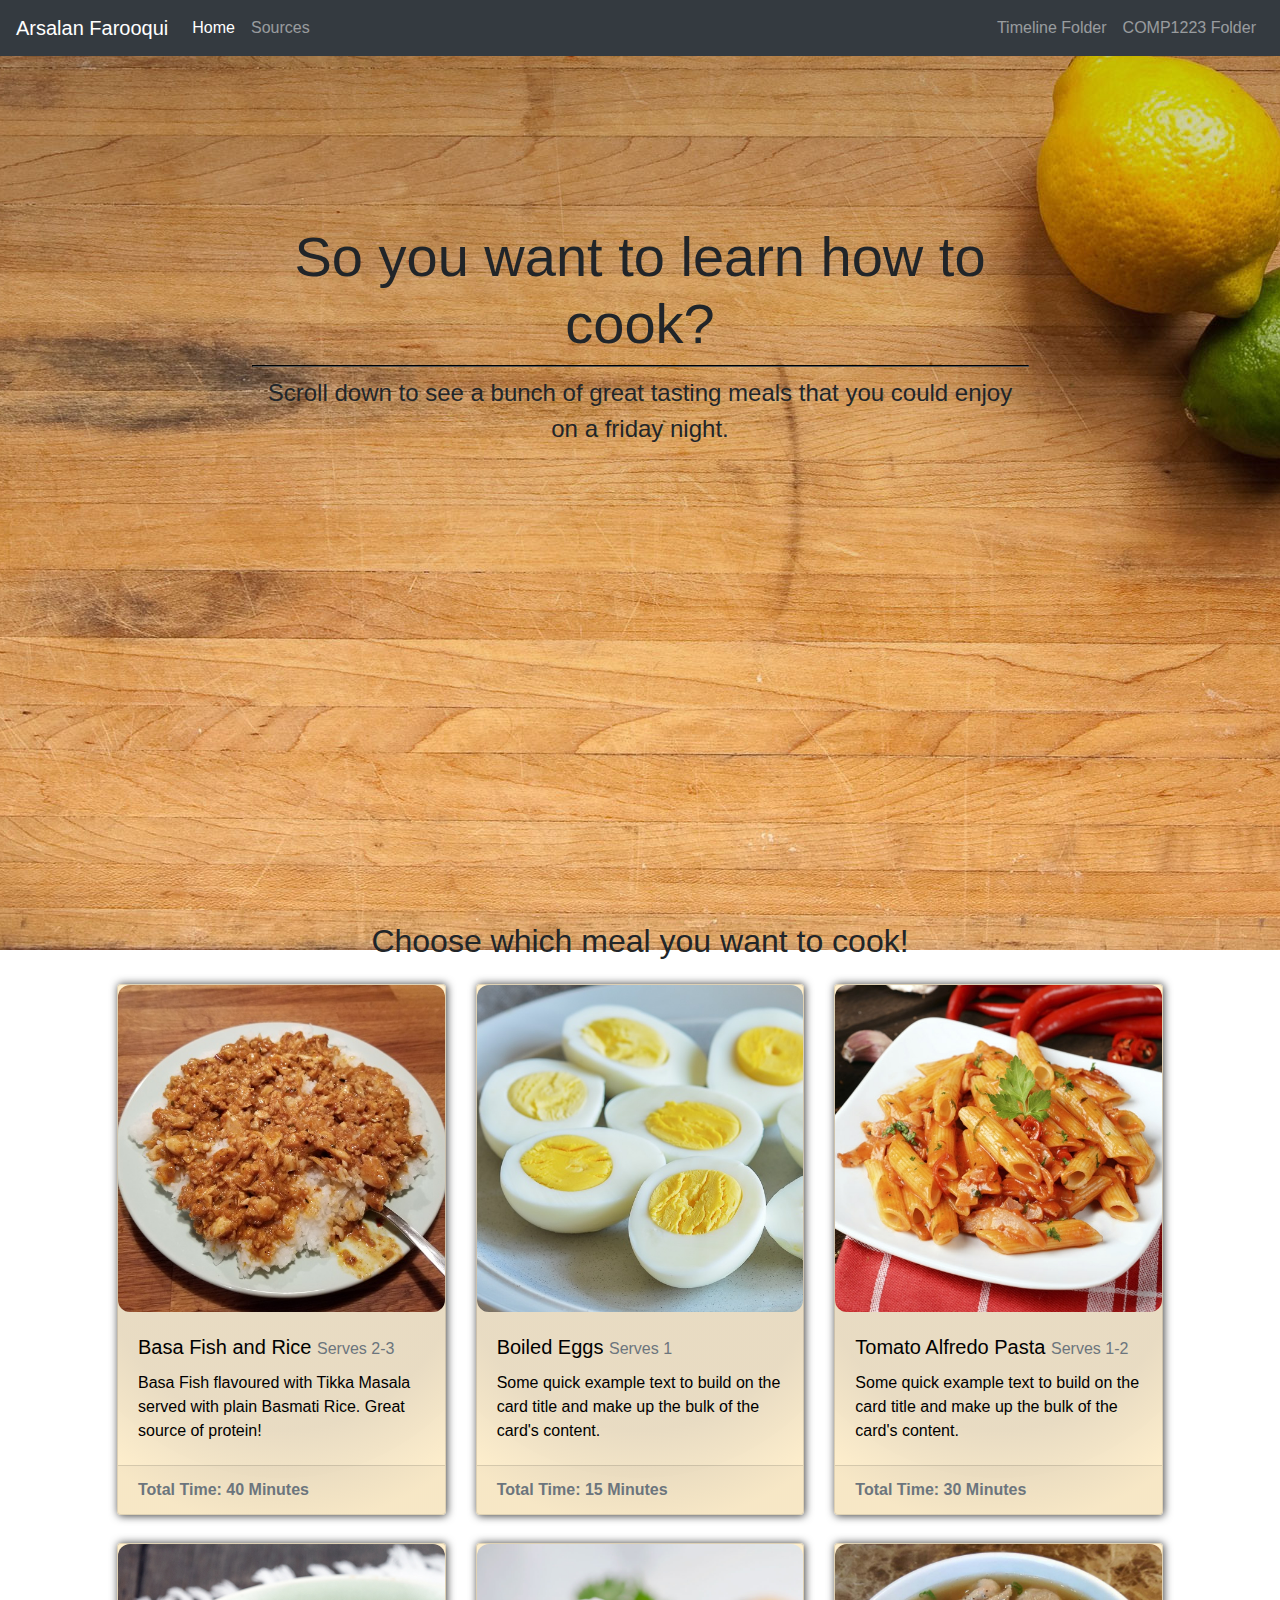
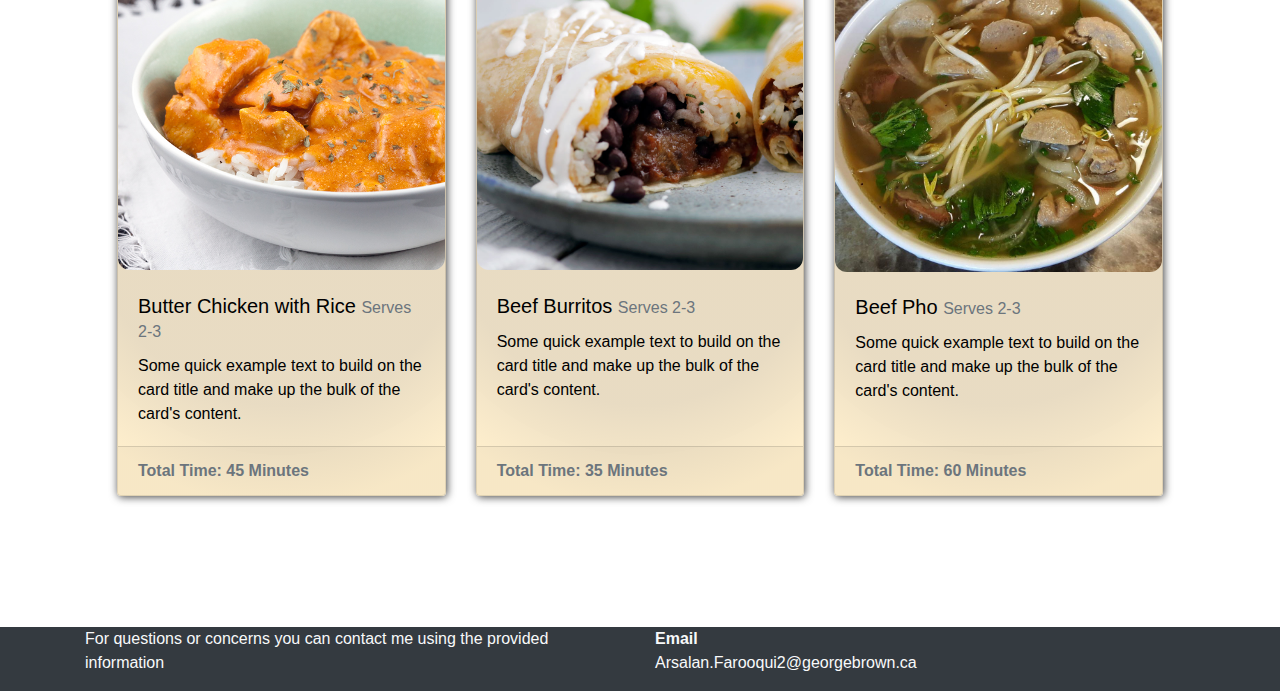
<file: index.html>
<!DOCTYPE html>
<html lang="en">
<head>
    <meta charset="UTF-8">
    <title>Friday Night Comfort Food</title>
    <link rel = "stylesheet" type = "text/css" href = "css/bootstrap.css">
    <link rel = "stylesheet" type = "text/css" href = "css/style.css">
</head>
<body>
<!-- Navigation -->
<nav class="navbar navbar-expand-lg navbar-dark bg-dark fixed-top">
    <a class="navbar-brand" href="#">Arsalan Farooqui</a>
    <button class="navbar-toggler" type="button" data-toggle="collapse"
            data-target="#navbarNav" aria-controls="navbarNav" aria-expanded="false" aria-label="Toggle navigation">
        <span class="navbar-toggler-icon"></span>
    </button>

    <div class="collapse navbar-collapse" id="navbarNav">
        <ul class="navbar-nav mr-auto">
            <li class="nav-item">
                <a class="nav-link active" href="index.html">Home</a>
            </li>
            <li class="nav-item">
                <a class="nav-link" href="sources.html">Sources</a>
            </li>
        </ul>
        <ul class="navbar-nav ml-auto">
            <li class="nav-item">
                <a class="nav-link" href="#">Timeline Folder</a>
            </li>
            <li class="nav-item">
                <a class="nav-link" href="#">COMP1223 Folder</a>
            </li>
        </ul>
    </div>
</nav>
<!-- End of Navigation -->

<!--Landing Page Screen -->
<header class="intro">
    <div class="container">
        <div class=" landingtext">
            <div>
            <h1 class="display-4">So you want to learn how to cook?</h1>
                <hr>
            <p class="lead">Scroll down to see a bunch of great tasting meals that you could enjoy on a friday night.</p>
            </div>
        </div>
    </div>
</header>
<!-- End of Landing Page Screen -->

<!-- Main Content -->
<article class="container">
    <div class="jumbotron">
        <h2 class="text-center">Choose which meal you want to cook!</h2>
        <div class="row">
            <div class="col-sm-6 col-md-4">
                 <div class="card">
                     <a href="fish.html" class="fade"><img class="card-img-top" src="img/preview1.jpg" alt="Card image cap"></a>
                <div class="card-body">
                    <h5 class="card-title">Basa Fish and Rice
                        <small class="text-muted">Serves 2-3</small>
                    </h5>
                    <p class="card-text">
                        Basa Fish flavoured with Tikka Masala served with plain Basmati Rice. Great source of protein!
                    </p>
                </div>
                     <div class="card-footer text-muted">
                         <b>Total Time: 40 Minutes</b>
                     </div>
                </div>
            </div>

            <div class="col-sm-6 col-md-4">
                <div class="card">
                <img class="card-img-top" src="img/preview2.jpg" alt="Card image cap">
                <div class="card-body">
                    <h5 class="card-title">Boiled Eggs
                        <small class="text-muted">Serves 1</small>
                    </h5>
                    <p class="card-text">Some quick example text to build on the card title and make up the bulk of the card's content.</p>
                </div>
                    <div class="card-footer text-muted">
                        <b>Total Time: 15 Minutes</b>
                    </div>
                </div>
            </div>

            <div class="col-sm-6 col-md-4">
                <div class="card">
                <img class="card-img-top" src="img/preview3.jpg" alt="Card image cap">
                <div class="card-body">
                    <h5 class="card-title">Tomato Alfredo Pasta
                        <small class="text-muted">Serves 1-2</small>
                    </h5>
                    <p class="card-text">Some quick example text to build on the card title and make up the bulk of the card's content.</p>
                </div>
                    <div class="card-footer text-muted">
                        <b>Total Time: 30 Minutes</b>
                    </div>
                </div>
            </div>

            <div class="col-sm-6 col-md-4">
                <div class="card">
                    <img class="card-img-top" src="img/preview4.jpg" alt="Card image cap">
                    <div class="card-body">
                        <h5 class="card-title">Butter Chicken with Rice
                            <small class="text-muted">Serves 2-3</small>
                        </h5>
                        <p class="card-text">Some quick example text to build on the card title and make up the bulk of the card's content.</p>
                    </div>
                    <div class="card-footer text-muted">
                        <b>Total Time: 45 Minutes</b>
                    </div>
                </div>
            </div>

            <div class="col-sm-6 col-md-4">
                <div class="card">
                    <img class="card-img-top" src="img/preview5.jpg" alt="Card image cap">
                    <div class="card-body">
                        <h5 class="card-title">Beef Burritos
                            <small class="text-muted">Serves 2-3</small>
                        </h5>
                        <p class="card-text">Some quick example text to build on the card title and make up the bulk of the card's content.</p>
                    </div>
                    <div class="card-footer text-muted">
                        <b>Total Time: 35 Minutes</b>
                    </div>
                </div>
            </div>

            <div class="col-sm-6 col-md-4">
                <div class="card">
                    <img class="card-img-top" src="img/preview6.jpg" alt="Card image cap">
                    <div class="card-body">
                        <h5 class="card-title">Beef Pho
                            <small class="text-muted">Serves 2-3</small>
                        </h5>
                        <p class="card-text">Some quick example text to build on the card title and make up the bulk of the card's content.</p>
                    </div>
                    <div class="card-footer text-muted">
                        <b>Total Time: 60 Minutes</b>
                    </div>
                </div>
            </div>

            </div>
        </div>
    </article>
</div>
<!-- End of Main Content -->

<!-- Footer -->
<footer class="bg-dark">
    <div class="container">
    <div class="row">
        <div class="col-sm-6">
            <p>For questions or concerns you can contact me using the provided information</p>
        </div>
        <div class="col-sm-6">
        <ul class="list-unstyled">
            <li><b>Email</b></li>
        <li>Arsalan.Farooqui2@georgebrown.ca</li>
        </ul>
        </div>
    </div>
    </div>
</footer>
<!-- End of Footer -->


<script src="https://code.jquery.com/jquery-3.2.1.slim.min.js" integrity="sha384-KJ3o2DKtIkvYIK3UENzmM7KCkRr/rE9/Qpg6aAZGJwFDMVNA/GpGFF93hXpG5KkN" crossorigin="anonymous"></script>
<script src="https://cdnjs.cloudflare.com/ajax/libs/popper.js/1.12.9/umd/popper.min.js" integrity="sha384-ApNbgh9B+Y1QKtv3Rn7W3mgPxhU9K/ScQsAP7hUibX39j7fakFPskvXusvfa0b4Q" crossorigin="anonymous"></script>
<script src="https://maxcdn.bootstrapcdn.com/bootstrap/4.0.0/js/bootstrap.min.js" integrity="sha384-JZR6Spejh4U02d8jOt6vLEHfe/JQGiRRSQQxSfFWpi1MquVdAyjUar5+76PVCmYl" crossorigin="anonymous"></script>
</body>
</html>
</file>
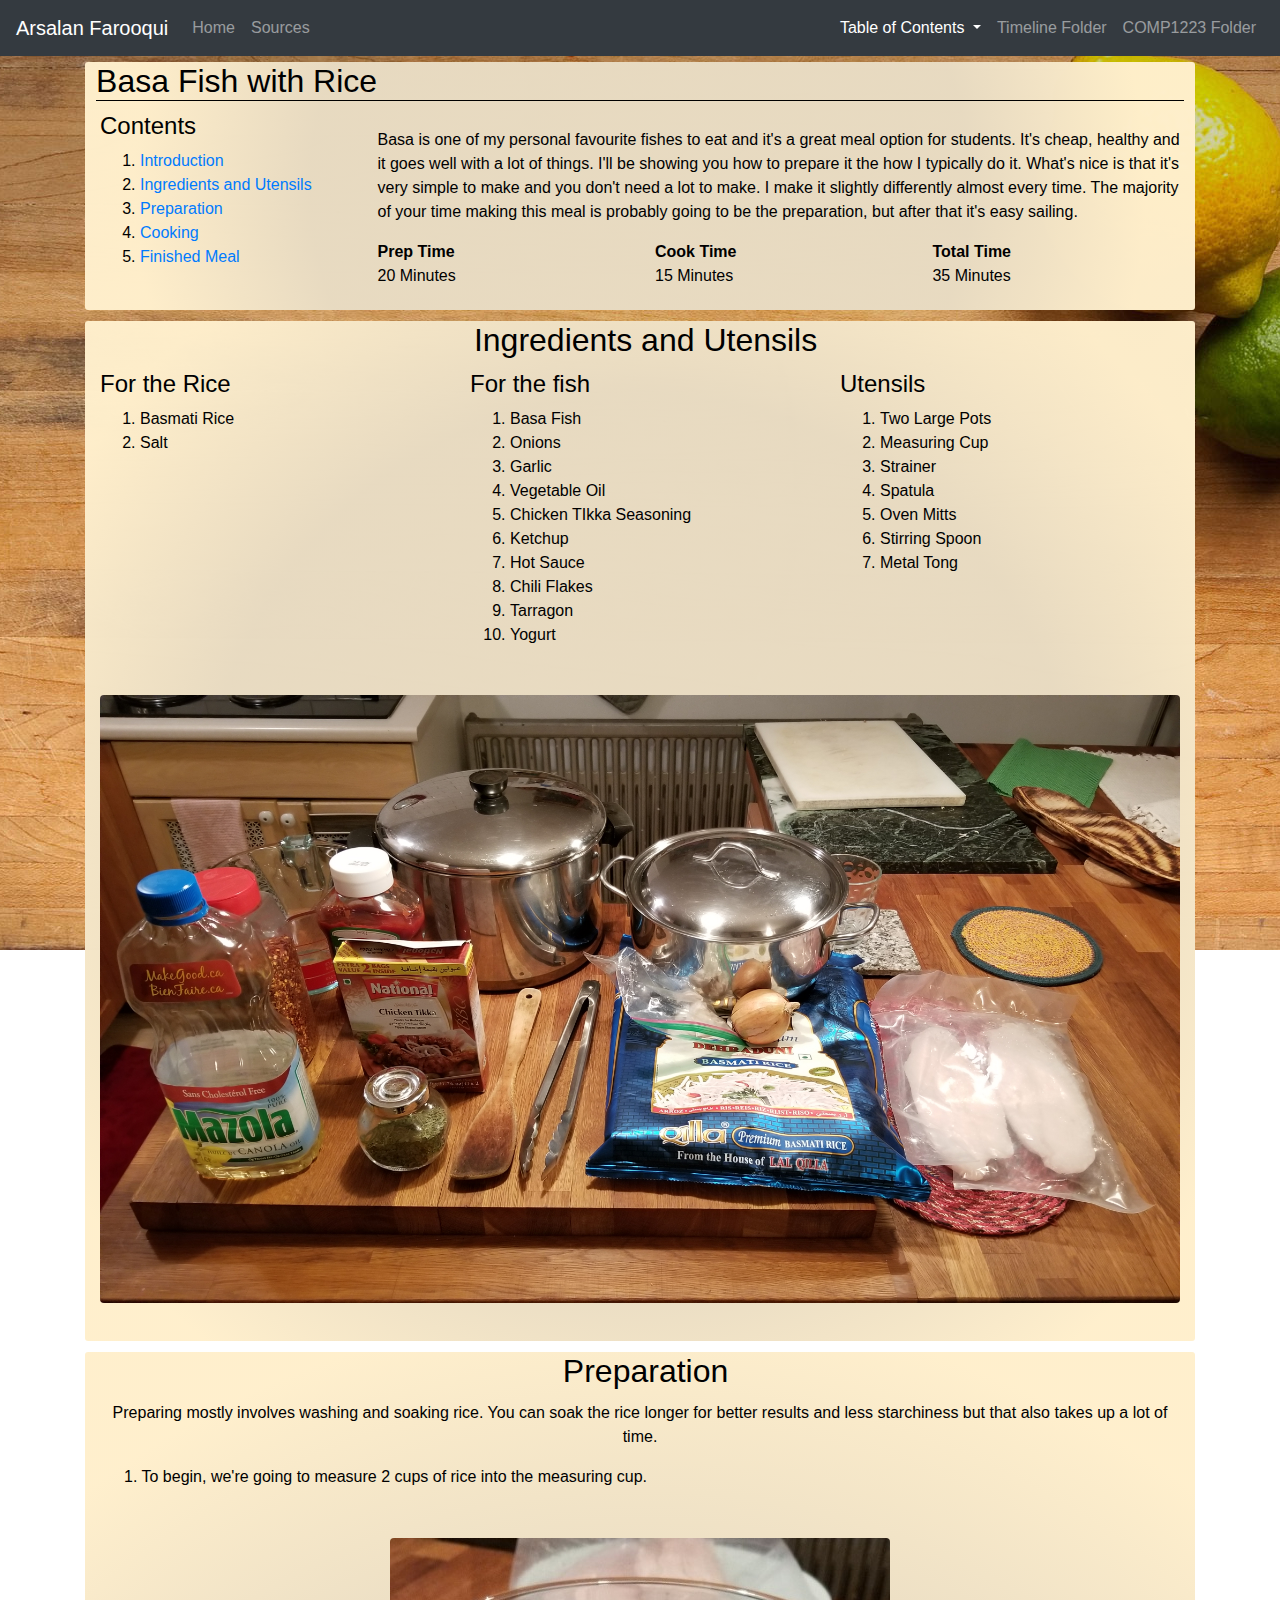
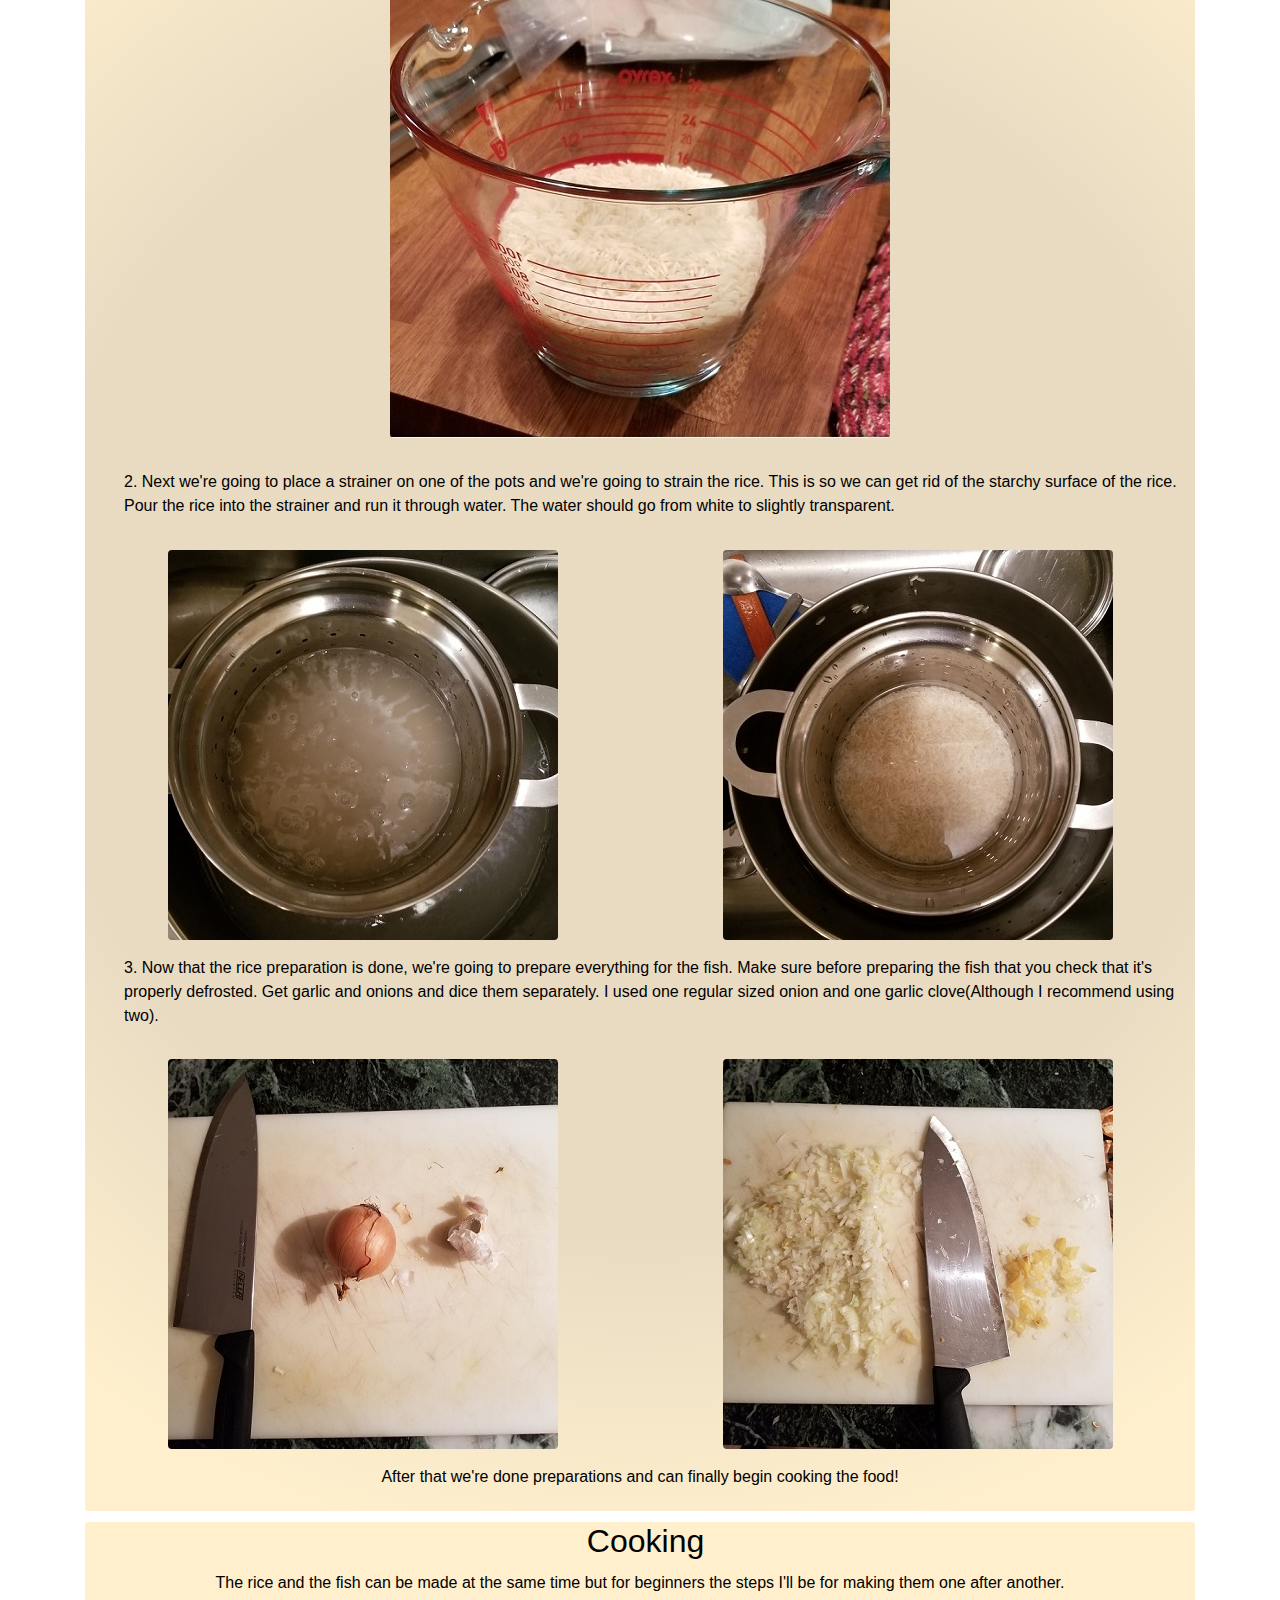
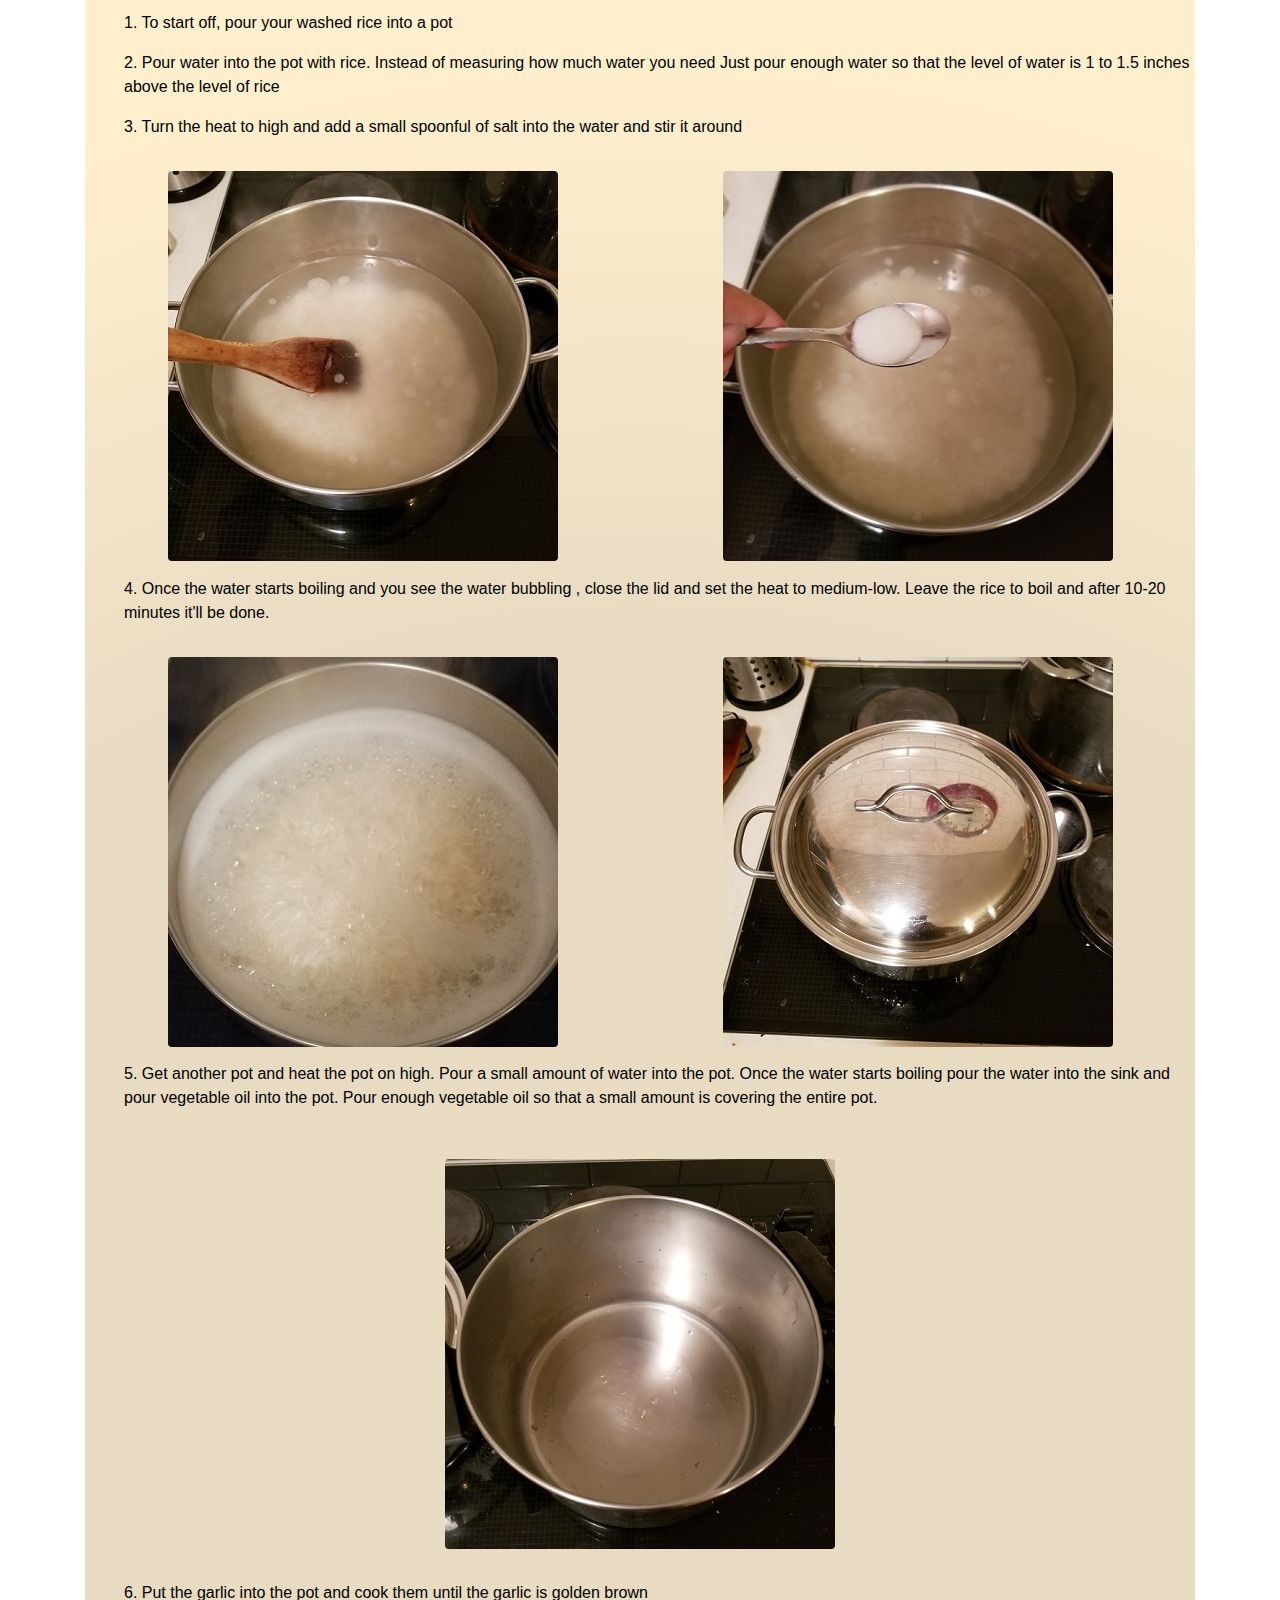
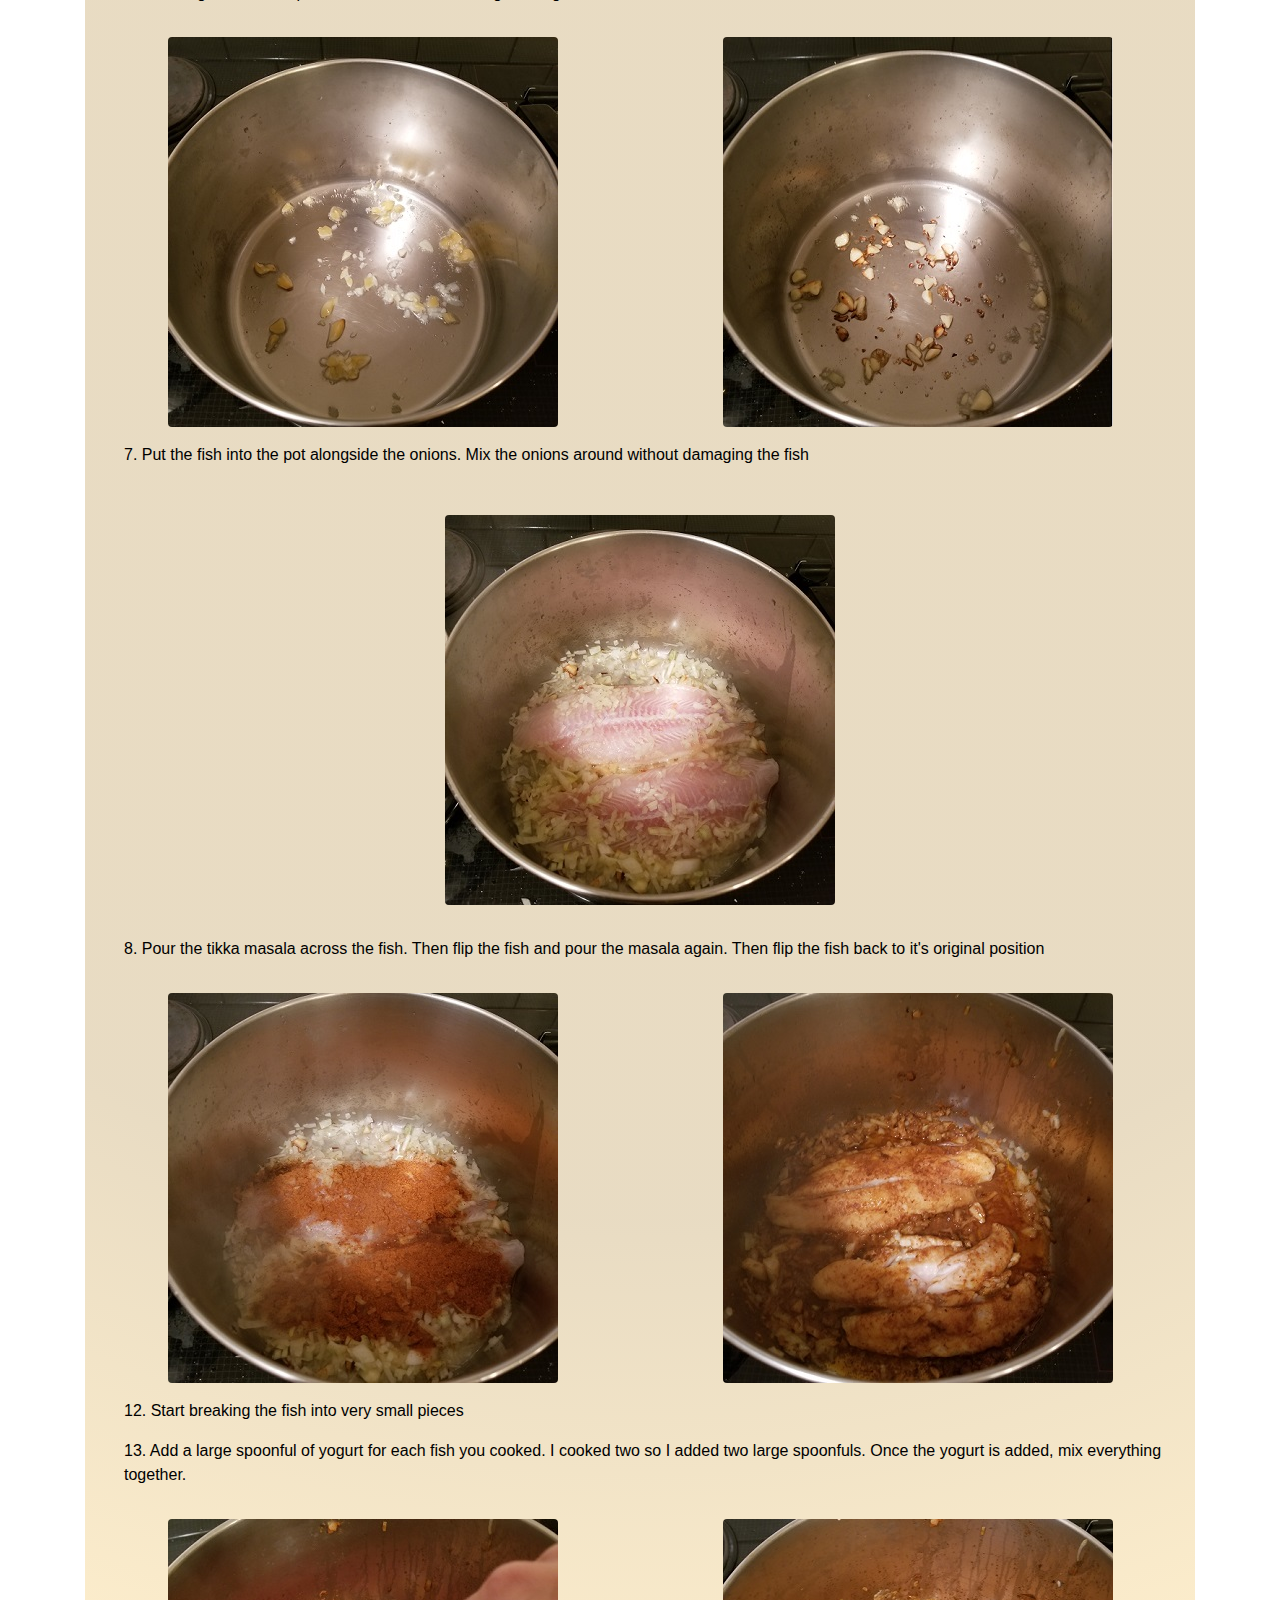
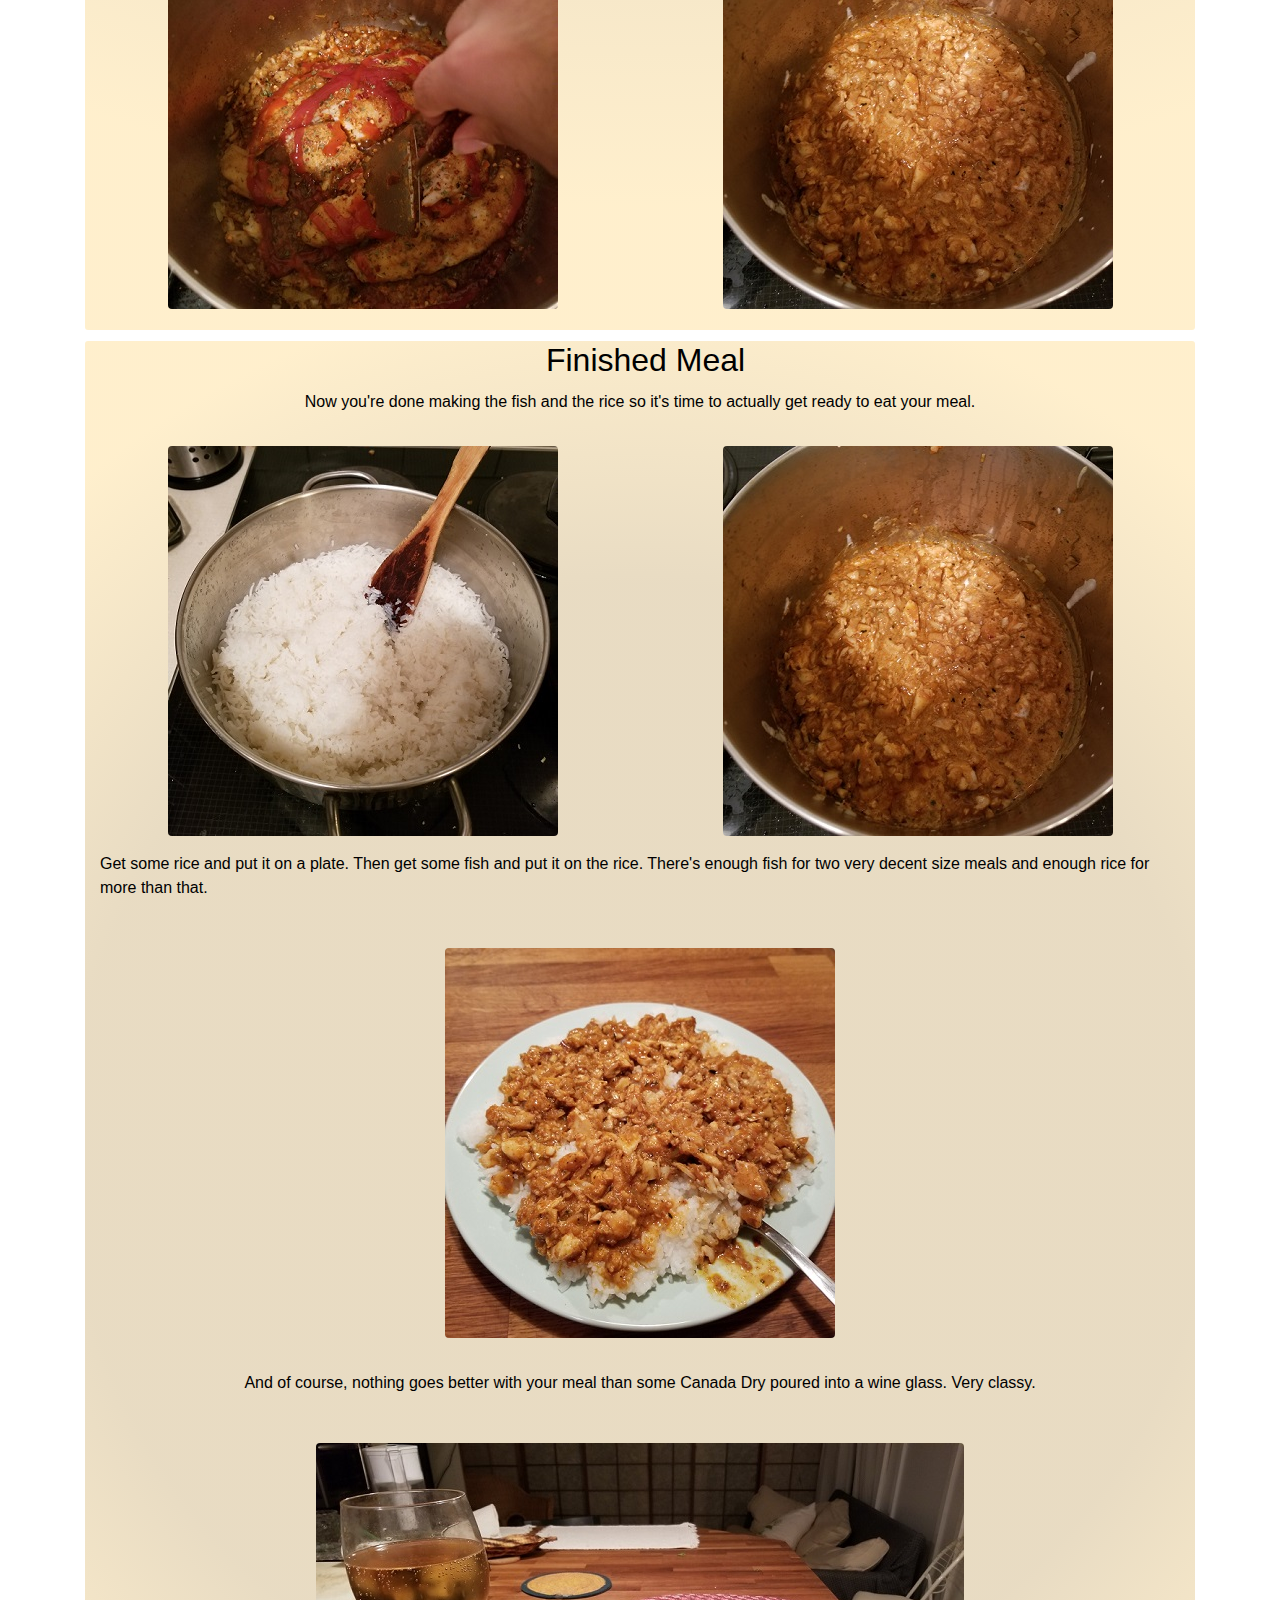
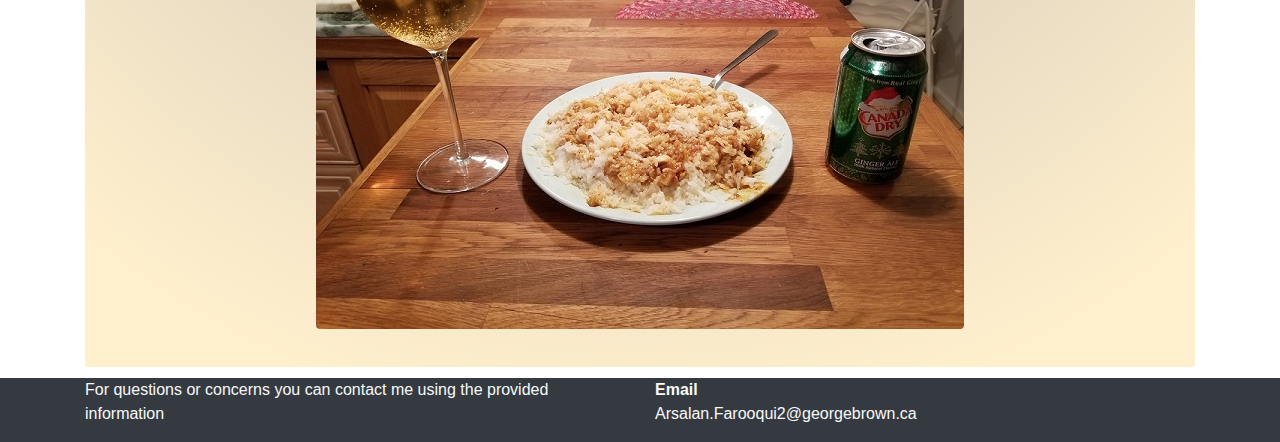
<file: fish.html>
<!DOCTYPE html>
<html lang="en">
<head>
    <meta charset="UTF-8">
    <title>Basa Fish with Rice</title>

    <link rel = "stylesheet" type = "text/css" href = "css/bootstrap.css">
    <link rel = "stylesheet" type = "text/css" href = "css/style.css">
</head>
<body>
<!-- Navigation Bar -->
<nav class="navbar navbar-expand-lg navbar-dark bg-dark fixed-top">
    <a class="navbar-brand" href="#">Arsalan Farooqui</a>
    <button class="navbar-toggler" type="button" data-toggle="collapse"
            data-target="#navbarNav" aria-controls="navbarNav" aria-expanded="false" aria-label="Toggle navigation">
        <span class="navbar-toggler-icon"></span>
    </button>

    <div class="collapse navbar-collapse" id="navbarNav">
        <ul class="navbar-nav mr-auto">
            <li class="nav-item">
                <a class="nav-link" href="index.html">Home</a>
            </li>
            <li class="nav-item">
                <a class="nav-link" href="sources.html">Sources</a>
            </li>
        </ul>
        <ul class="navbar-nav ml-auto">
            <li class="nav-item dropdown">
                <a class="nav-link dropdown-toggle active" href="#" id="navbardrop" data-toggle="dropdown">
                    Table of Contents
                </a>
                <div class="dropdown-menu">
                    <a class="dropdown-item" href="#introduction">Introduction</a>
                    <a class="dropdown-item" href="#ingredients">Ingredients and Utensils</a>
                    <a class="dropdown-item" href="#preparation">Preparations</a>
                    <a class="dropdown-item" href="#cooking">Cooking</a>
                    <a class="dropdown-item" href="#finished">Finished Meal</a>
                </div>
            </li>
            <li class="nav-item">
                <a class="nav-link" href="#">Timeline Folder</a>
            </li>
            <li class="nav-item">
                <a class="nav-link" href="#">COMP1223 Folder</a>
            </li>
        </ul>
    </div>
</nav>
<!-- End of Navigation Bar -->

<!-- Main Content -->
<div class="container">
    <section id="introduction">
        <h2 id="contentsHeader">Basa Fish with Rice </h2>
        <div class="row mx-auto">
            <div class="col-md-3">
                <h4> Contents</h4>
                <ol>
                    <li><a href = "#introduction"> Introduction</a></li>
                    <li><a href = "#ingredients"> Ingredients and Utensils</a></li>
                    <li><a href = "#preparation"> Preparation</a></li>
                    <li><a href = "#cooking"> Cooking</a></li>
                    <li><a href = "#finished"> Finished Meal</a></li>
                </ol>
            </div>
            <div class="col-md-9 mt-3">
                <div class="row">
                    <div class="col-sm-12">
                <p>Basa is one of my personal favourite fishes to eat and it's a great meal option for students.
                    It's cheap, healthy and it goes well with a lot of things. I'll be showing you how to prepare it the how I typically do it.
                    What's nice is that it's very simple to make and you don't need a lot to make. I make it slightly differently almost every time.
                    The majority of your time making this meal is probably going to be the preparation, but after that it's easy sailing. </p>
                    </div>
                    <div class="col-sm-4">
                        <ul class="list-unstyled">
                            <li><b>Prep Time</b></li>
                            <li>20 Minutes</li>
                        </ul>
                    </div>
                    <div class="col-sm-4">
                        <ul class="list-unstyled">
                            <li><b>Cook Time</b></li>
                            <li>15 Minutes</li>
                        </ul>
                    </div>
                    <div class="col-sm-4">
                        <ul class="list-unstyled">
                            <li><b>Total Time</b></li>
                            <li>35 Minutes</li>
                        </ul>
                    </div>

                </div>
                </div>
        </div>
    </section>

    <section id="ingredients">
        <h2>Ingredients and Utensils</h2>
        <div class="row mx-auto">
            <div class="col-sm-4">
                    <h4> For the Rice</h4>
                 <ol>
                        <li>Basmati Rice </li>
                        <li> Salt</li>
                    </ol>
            </div>
            <div class="col-sm-4">
                <h4> For the fish</h4>
                <ol>
                    <li>Basa Fish</li>
                    <li>Onions</li>
                    <li>Garlic</li>
                    <li>Vegetable Oil</li>
                    <li>Chicken TIkka Seasoning</li>
                    <li>Ketchup</li>
                    <li>Hot Sauce</li>
                    <li>Chili Flakes</li>
                    <li>Tarragon</li>
                    <li>Yogurt</li>
                </ol>
            </div>
            <div class="col-sm-4">
                <h4> Utensils</h4>
                <ol>
                    <li>Two Large Pots</li>
                    <li> Measuring Cup</li>
                    <li>Strainer</li>
                    <li>Spatula</li>
                    <li>Oven Mitts</li>
                    <li>Stirring Spoon</li>
                    <li>Metal Tong</li>
                </ol>
            </div>
            <div class="col-sm-12 text-center">
                <img src="img/ingred1ients.jpg" alt="Ingredients and Utensils" class="img-fluid rounded">
            </div>
        </div>
    </section>

    <section id="preparation">
        <h2>Preparation</h2>
    <div class="row mx-auto">
        <div class="col-md-12 text-center"><p>Preparing mostly involves washing and soaking rice.
            You can soak the rice longer for better results and less starchiness but that also takes up a lot of time.
        </p>
        </div>
        <div class="col-md-12 ml-4">
            <p>1. To begin, we're going to measure 2 cups of rice into the measuring cup.</p>
        </div>
        <div class="col-md-12 text-center"><img class="img-fluid rounded" alt="Measured Rice" src="img/measureRice2.jpg"></div>
        <div class="col-md-12 ml-4">
            <p>2. Next we're going to place a strainer on one of the pots and we're going to strain the rice.
            This is so we can get rid of the starchy surface of the rice. Pour the rice into the strainer and run it through water.
            The water should go from white to slightly transparent.</p>
        </div>
    </div>
    <div class="row mx-auto text-center">
        <div class="col-md-6"><img class="img-fluid rounded" src = "img/riceStarch.jpg" alt = "Starchy Rice"></div>
        <div class="col-md-6"><img class="img-fluid rounded" src = "img/riceClean.jpg" alt = "Clean Rice"></div>
    </div>
    <div class="row mx-auto">
        <div class="col-md-12 ml-4">
            <p>3. Now that the rice preparation is done, we're going to prepare everything for the fish. Make sure before preparing the fish that
                you check that it's properly defrosted. Get garlic and onions and dice them separately. I used one regular sized onion and one garlic clove(Although I recommend using two).
            </p>
        </div>
        <div class="col-md-6 text-center"><img class="img-fluid rounded" src = "img/veggies.jpg" alt = "Veggies"></div>
        <div class="col-md-6 text-center"><img class="img-fluid rounded" src = "img/dicedVeggies.jpg" alt = "Veggies">
        </div>
    </div>
        <p class="text-center">After that we're done preparations and can finally begin cooking the food!</p>
    </section>

    <section id="cooking">
        <h2>Cooking</h2>
        <div class="row mx-auto">
            <div class="col-md-12 text-center"><p>The rice and the fish can be made at
                the same time but for beginners the steps I'll be for making them one after another.
            </p>
            </div>
            <div class="col-md-12 ml-4">
                    <p>1. To start off, pour your washed rice into a pot</p>
                    <p>2. Pour water into the pot with rice. Instead of measuring how much water you need
                        Just pour enough water so that the level of water is 1 to 1.5 inches above the level of rice</p>
                    <p>3. Turn the heat to high and add a small spoonful of salt into the water and stir it around</p>
            </div>
            <div class="col-md-6 text-center"><img class="img-fluid rounded" src = "img/stir.jpg" alt = "Stirring Rice"></div>
            <div class="col-md-6 text-center"><img class="img-fluid rounded" src = "img/salt.jpg" alt = "Salt"></div>
            <div class="col-md-12">
                  <p class="ml-4">4. Once the water starts boiling and you see the water bubbling ,
                      close the lid and set the heat to medium-low. Leave the rice to boil and after 10-20 minutes it'll be done.</p>
            </div>
            <div class="col-md-6 text-center"><img class="img-fluid rounded" src = "img/boilingRice.jpg" alt = "Boiling Rice"></div>
            <div class="col-md-6 text-center"><img class="img-fluid rounded" src = "img/closedLidRice.jpg" alt = "Closed lid"></div>
            <div class="col-md-12 ml-4"><p>5. Get another pot and heat the pot on high. Pour a small amount of water into the pot. Once the water starts boiling pour the water into the sink and pour vegetable oil into the pot.
                Pour enough vegetable oil so that a small amount is covering the entire pot.</p></div>
            <div class="col-md-12 text-center"><img class="img-fluid rounded" src = "img/oilPan.jpg" alt = "Oil in pan"></div>
            <div class="col-md-12 ml-4"><p>6. Put the garlic into the pot and cook them until the
                garlic is golden brown
            </p></div>
            <div class="col-md-6 text-center"><img class="img-fluid rounded" src = "img/garlicPan.jpg" alt = "Garlic in Pan"></div>
            <div class="col-md-6 text-center"><img class="img-fluid rounded" src = "img/goldenGarlic.jpg" alt = "Golden Brown"></div>
            <div class="col-md-12 ml-4"><p>7. Put the fish into the pot alongside the onions.
                Mix the onions around without damaging the fish
            </p></div>
            <div class="col-md-12 text-center"><img class="img-fluid rounded" src = "img/stirMyShitUp.jpg" alt = "STIRRRRR"></div>
            <div class="col-md-12 ml-4"><p>8. Pour the tikka masala across the fish.
                Then flip the fish and pour the masala again. Then flip the fish back to it's original position
            </p></div>
            <div class="col-md-6 text-center"><img class="img-fluid rounded" src = "img/tikkaOnFish.jpg" alt = "Tikka on fish"></div>
            <div class="col-md-6 text-center"><img class="img-fluid rounded" src = "img/FLIPITAGAIN.jpg" alt = "Flip da ting"></div>
            <div class="col-md-12 ml-4"><p>12. Start breaking the fish into very small pieces</p></div>
            <div class="col-md-12 ml-4"><p>13. Add a large spoonful of yogurt for each fish you cooked.
                I cooked two so I added two large spoonfuls. Once the yogurt is added, mix everything together.
            </p></div>
            <div class="col-md-6 text-center"><img class="img-fluid rounded" src = "img/BREAK.jpg" alt = "break da ting"></div>
            <div class="col-md-6 text-center"><img class="img-fluid rounded" src = "img/YogurtStir.jpg" alt = "Yogurt"></div>
        </div>
    </section>

    <section id="finished">
        <h2>Finished Meal</h2>
        <div class="row mx-auto">
            <div class="col-md-12 text-center"><p>Now you're done making the fish and the
                rice so it's time to actually get ready to eat your meal.
            </p></div>
            <div class="col-md-6 text-center"><img class="img-fluid rounded" src = "img/finishedRice.jpg" alt = "Finished Rice"></div>
        <div class="col-md-6 text-center"><img class="img-fluid rounded" src = "img/YogurtStir.jpg" alt = "Yogurt"></div></div>
        <div class="col-md-12"><p>Get some rice and put it on a plate. Then get some fish and put it on the rice.
            There's enough fish for two very decent size meals and enough rice for more than that.</p></div>
        <div class="col-md-12 text-center"><img class="img-fluid rounded" src = "img/finishedBasa.jpg" alt = "Finished Basa"></div>
        <div class="col-md-12 text-center"><p>And of course, nothing goes better with your meal than some Canada Dry poured into a wine glass. Very classy.</p></div>
        <div class="col-md-12 text-center"><img class="img-fluid rounded" src = "img/hellYeah.jpg" alt = "STIRRRRR"></div>
    </section>
</div>
<!-- End of Main Content -->

<!-- Footer -->
<footer class="bg-dark">
    <div class="container">
        <div class="row">
            <div class="col-sm-6">
                <p>For questions or concerns you can contact me using the provided information</p>
            </div>
            <div class="col-sm-6">
                <ul class="list-unstyled">
                    <li><b>Email</b></li>
                    <li>Arsalan.Farooqui2@georgebrown.ca</li>
                </ul>
            </div>
        </div>
    </div>
</footer>
<!-- End of Footer -->

<script src="https://code.jquery.com/jquery-3.2.1.slim.min.js" integrity="sha384-KJ3o2DKtIkvYIK3UENzmM7KCkRr/rE9/Qpg6aAZGJwFDMVNA/GpGFF93hXpG5KkN" crossorigin="anonymous"></script>
<script src="https://cdnjs.cloudflare.com/ajax/libs/popper.js/1.12.9/umd/popper.min.js" integrity="sha384-ApNbgh9B+Y1QKtv3Rn7W3mgPxhU9K/ScQsAP7hUibX39j7fakFPskvXusvfa0b4Q" crossorigin="anonymous"></script>
<script src="https://maxcdn.bootstrapcdn.com/bootstrap/4.0.0/js/bootstrap.min.js" integrity="sha384-JZR6Spejh4U02d8jOt6vLEHfe/JQGiRRSQQxSfFWpi1MquVdAyjUar5+76PVCmYl" crossorigin="anonymous"></script>
</body>
</html>
</file>
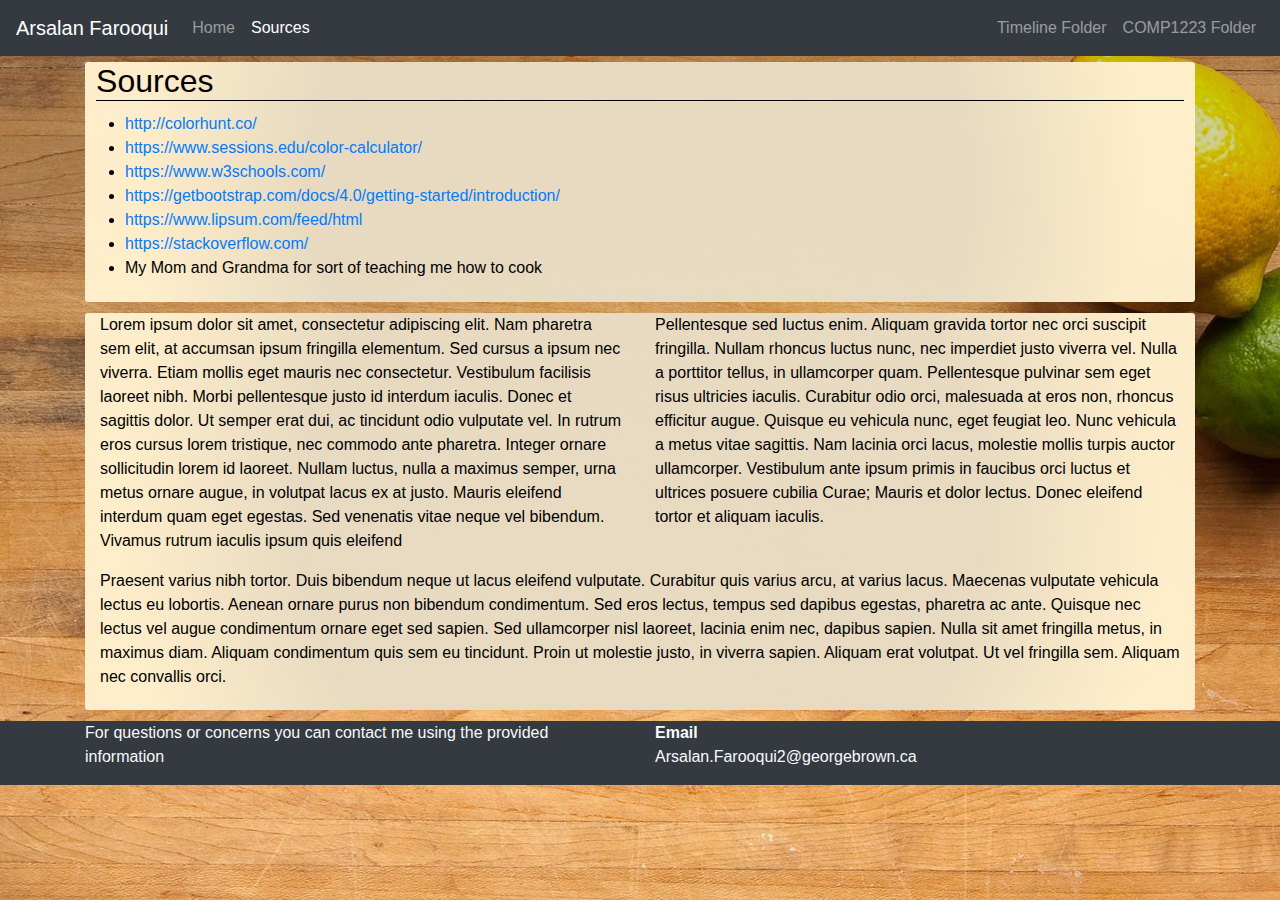
<file: sources.html>
<!DOCTYPE html>
<html lang="en">
<head>
    <meta charset="UTF-8">
    <title>Sources</title>

    <link rel="stylesheet" href="css/bootstrap.css">
    <link rel="stylesheet" href="css/style.css">
</head>
<body>

<!-- Navigation -->
<nav class="navbar navbar-expand-lg navbar-dark bg-dark fixed-top">
    <a class="navbar-brand" href="#">Arsalan Farooqui</a>
    <button class="navbar-toggler" type="button" data-toggle="collapse"
            data-target="#navbarNav" aria-controls="navbarNav" aria-expanded="false" aria-label="Toggle navigation">
        <span class="navbar-toggler-icon"></span>
    </button>

    <div class="collapse navbar-collapse" id="navbarNav">
        <ul class="navbar-nav mr-auto">
            <li class="nav-item">
                <a class="nav-link" href="index.html">Home</a>
            </li>
            <li class="nav-item">
                <a class="nav-link active" href="sources.html">Sources</a>
            </li>
        </ul>
        <ul class="navbar-nav ml-auto">
            <li class="nav-item">
                <a class="nav-link" href="#">Timeline Folder</a>
            </li>
            <li class="nav-item">
                <a class="nav-link" href="#">COMP1223 Folder</a>
            </li>
        </ul>
    </div>
</nav>
<!-- End of Navigation -->
<div class="container">
<section>
    <h2 id="contentsHeader">Sources</h2>
    <ul>
        <li> <a href = "http://colorhunt.co/"> http://colorhunt.co/</a></li>
        <li> <a href = "https://www.sessions.edu/color-calculator/">https://www.sessions.edu/color-calculator/ </a></li>
        <li><a href = "https://www.w3schools.com/">https://www.w3schools.com/ </a> </li>
        <li><a href="https://getbootstrap.com/docs/4.0/getting-started/introduction/">https://getbootstrap.com/docs/4.0/getting-started/introduction/</a></li>
        <li><a href="https://www.lipsum.com/feed/html">https://www.lipsum.com/feed/html</a></li>
        <li><a href="https://stackoverflow.com/">https://stackoverflow.com/</a></li>
        <li> My Mom and Grandma for sort of teaching me how to cook</li>
    </ul>
</section>

<section>
    <div class="row mx-auto">
    <div class="col-md-6">
    <p>
        Lorem ipsum dolor sit amet, consectetur adipiscing elit. Nam pharetra sem elit,
        at accumsan ipsum fringilla elementum. Sed cursus a ipsum nec viverra. Etiam mollis
        eget mauris nec consectetur. Vestibulum facilisis laoreet nibh. Morbi pellentesque justo
        id interdum iaculis. Donec et sagittis dolor. Ut semper erat dui, ac tincidunt odio vulputate vel.
        In rutrum eros cursus lorem tristique, nec commodo ante pharetra. Integer ornare sollicitudin lorem
        id laoreet. Nullam luctus, nulla a maximus semper, urna metus ornare augue, in volutpat lacus ex at justo.
        Mauris eleifend interdum quam eget egestas. Sed venenatis vitae neque vel bibendum. Vivamus rutrum iaculis
        ipsum quis eleifend
    </p>
    </div>
    <div class="col-md-6">
        <p>
        Pellentesque sed luctus enim. Aliquam gravida tortor nec orci suscipit fringilla.
        Nullam rhoncus luctus nunc, nec imperdiet justo viverra vel. Nulla a porttitor tellus,
        in ullamcorper quam. Pellentesque pulvinar sem eget risus ultricies iaculis. Curabitur
        odio orci, malesuada at eros non, rhoncus efficitur augue. Quisque eu vehicula nunc, eget
        feugiat leo. Nunc vehicula a metus vitae sagittis. Nam lacinia orci lacus, molestie mollis
        turpis auctor ullamcorper. Vestibulum ante ipsum primis in faucibus orci luctus et ultrices
        posuere cubilia Curae; Mauris et dolor lectus. Donec eleifend tortor et aliquam iaculis.
        </p>
    </div>
    <div class="col-md-12">
        <p>
            Praesent varius nibh tortor. Duis bibendum neque ut lacus eleifend vulputate.
            Curabitur quis varius arcu, at varius lacus. Maecenas vulputate vehicula lectus
            eu lobortis. Aenean ornare purus non bibendum condimentum. Sed eros lectus, tempus
            sed dapibus egestas, pharetra ac ante. Quisque nec lectus vel augue condimentum
            ornare eget sed sapien. Sed ullamcorper nisl laoreet, lacinia enim nec, dapibus sapien.
            Nulla sit amet fringilla metus, in maximus diam. Aliquam condimentum quis sem eu tincidunt.
            Proin ut molestie justo, in viverra sapien. Aliquam erat volutpat. Ut vel fringilla sem.
            Aliquam nec convallis orci.
        </p>
    </div>
    </div>
</section>
</div>
<!-- Footer -->
<footer class="bg-dark">
    <div class="container">
        <div class="row">
            <div class="col-sm-6">
                <p>For questions or concerns you can contact me using the provided information</p>
            </div>
            <div class="col-sm-6">
                <ul class="list-unstyled">
                    <li><b>Email</b></li>
                    <li>Arsalan.Farooqui2@georgebrown.ca</li>
                </ul>
            </div>
        </div>
    </div>
</footer>
<!-- End of Footer -->

<script src="https://code.jquery.com/jquery-3.2.1.slim.min.js" integrity="sha384-KJ3o2DKtIkvYIK3UENzmM7KCkRr/rE9/Qpg6aAZGJwFDMVNA/GpGFF93hXpG5KkN" crossorigin="anonymous"></script>
<script src="https://cdnjs.cloudflare.com/ajax/libs/popper.js/1.12.9/umd/popper.min.js" integrity="sha384-ApNbgh9B+Y1QKtv3Rn7W3mgPxhU9K/ScQsAP7hUibX39j7fakFPskvXusvfa0b4Q" crossorigin="anonymous"></script>
<script src="https://maxcdn.bootstrapcdn.com/bootstrap/4.0.0/js/bootstrap.min.js" integrity="sha384-JZR6Spejh4U02d8jOt6vLEHfe/JQGiRRSQQxSfFWpi1MquVdAyjUar5+76PVCmYl" crossorigin="anonymous"></script>
</body>
</html>
</file>
<file: css/style.css>
html,
body,
header,
#intro {
    height: 100%;
}

body{
    padding-top: 56px;
    background: fixed center no-repeat url("../img/bg-6.jpg");
}

html{
    height: 100%;
}

footer{
    color: #f8f9fa;
}

.greyscale{
    -webkit-filter: grayscale(100%); /* Safari */
    filter: grayscale(100%);
}

div h2{
    margin-top: -4%;
    margin-bottom: 1%
}

img[src ^="img/preview"] {
    border-radius: 12px;
    margin-bottom: 1%;
}

section{
    color: black;
    background: rgb(232,219,194);
    background: radial-gradient(circle, rgba(232,219,194,0.9868989832261029) 58%, rgba(255,239,204,0.9840978627779237) 89%);
    margin-bottom: 1%;
    padding-bottom: 0.5%;
    border-radius: 3px;
}

article{
    margin-bottom: 1%;
    padding-bottom: 0.5%;
    border-radius: 3px;
}

section h2{
    margin-left: 1%;
    margin-top: 0.5%;
    text-align: center;
}

hr{
    display: block;
    margin-top: 0.5em;
    margin-bottom: 0.5em;
    margin-left: auto;
    margin-right: auto;
    border-style: inset;
    border-width: 0.8px;
    border-color: black;
}

#contentsHeader{
    text-align: left;
    border-bottom:1px solid #000000;
    width: 98%;
    margin-left: 1%;
    margin-top: 0.5%;
}

.rounded{
    margin-top: 3%;
    margin-bottom: 3%;
}

.intro {
    background: none;
    -webkit-background-size: cover;
    -moz-background-size: cover;
    -o-background-size: cover;
    background-size: cover;
}

.landingtext{
    padding: 15%;
    text-align: center;
}

.landingtext div p{
    font-size: x-large;
}

.card{
    width: 100%;
    height: 95%;
    color: black;
    background: rgb(232,219,194);
    background: radial-gradient(circle, rgba(232,219,194,0.9868989832261029) 58%, rgba(255,239,204,0.9840978627779237) 89%);    
    margin-top: 4%;
    margin-bottom: 5%;
    -webkit-box-shadow: 1px 0.5px 8px 0px rgba(0,0,0,0.75);
    -moz-box-shadow: 1px 0.5px 8px 0px rgba(0,0,0,0.75);
    box-shadow: 1px 0.5px 8px 0px rgba(0,0,0,0.75)
}

.card-img-top{
    border-radius: 0px;
}

.jumbotron{
    background: none;
}

.fade {
    opacity: 1;
    transition: opacity .35s ease-in-out;
    -moz-transition: opacity .35s ease-in-out;
    -webkit-transition: opacity .35s ease-in-out;
}

.fade:hover {
    opacity: 0.8;
}
</file>
